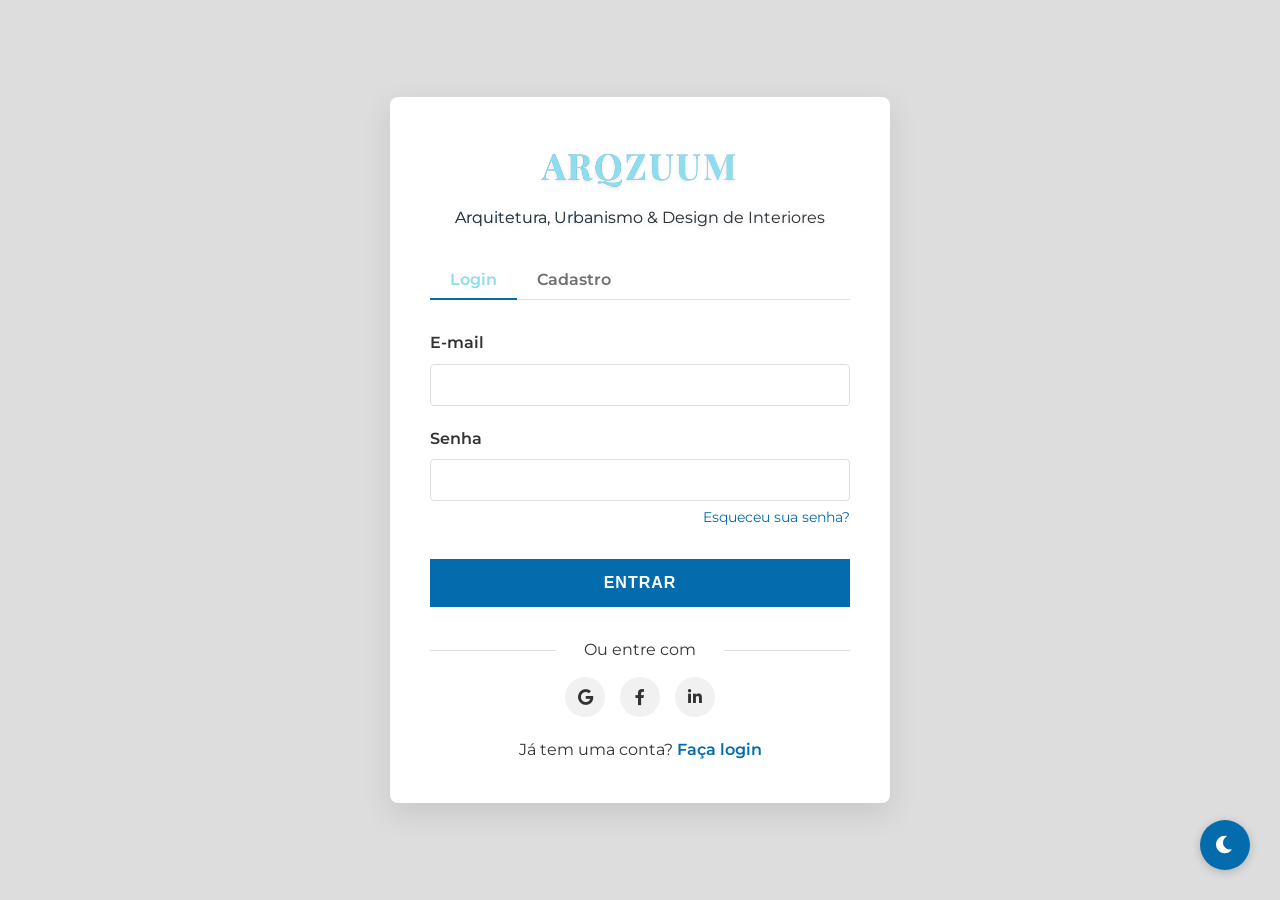
<file: login.HTML>
<!DOCTYPE html>
<html lang="pt-BR">
<head>
    <meta charset="UTF-8">
    <meta name="viewport" content="width=device-width, initial-scale=1.0">
    <title>ARQZUUM | Acesso</title>
    <link rel="stylesheet" href="style.css">
    <link href="https://fonts.googleapis.com/css2?family=Montserrat:wght@300;400;600;700&family=Playfair+Display:wght@400;700&display=swap" rel="stylesheet">
    <link rel="stylesheet" href="https://cdnjs.cloudflare.com/ajax/libs/font-awesome/6.0.0-beta3/css/all.min.css">
</head>
<body class="auth-page">
    <!-- Botão de Toggle para Dark Mode -->
    <button id="theme-toggle" class="theme-toggle">
        <i class="fas fa-moon"></i>
    </button>
    <div class="auth-container">
        <div class="auth-header">
            <h1>ARQZUUM</h1>
            <p>Arquitetura, Urbanismo & Design de Interiores</p>
        </div>

        <div class="auth-tabs">
            <button class="tab-btn active" id="login-tab">Login</button>
            <button class="tab-btn" id="signup-tab">Cadastro</button>
        </div>

        <!-- Formulário de Login -->
        <form id="login-form" class="auth-form active">
            <div class="form-group">
                <label for="login-email">E-mail</label>
                <input type="email" id="login-email" required>
            </div>
            <div class="form-group">
                <label for="login-password">Senha</label>
                <input type="password" id="login-password" required>
                <a href="#" class="forgot-password">Esqueceu sua senha?</a>
            </div>
            <button type="submit" class="btn auth-btn">Entrar</button>
            <div class="social-login">
                <p>Ou entre com</p>
                <div class="social-icons">
                    <a href="#" class="social-icon"><i class="fab fa-google"></i></a>
                    <a href="#" class="social-icon"><i class="fab fa-facebook-f"></i></a>
                    <a href="#" class="social-icon"><i class="fab fa-linkedin-in"></i></a>
                </div>
            </div>
        </form>

        <!-- Formulário de Cadastro -->
        <form id="signup-form" class="auth-form">
            <div class="form-group">
                <label for="signup-name">Nome Completo</label>
                <input type="text" id="signup-name" required>
            </div>
            <div class="form-group">
                <label for="signup-email">E-mail</label>
                <input type="email" id="signup-email" required>
            </div>
            <div class="form-group">
                <label for="signup-password">Senha</label>
                <input type="password" id="signup-password" required>
            </div>
            <div class="form-group">
                <label for="signup-confirm">Confirme sua Senha</label>
                <input type="password" id="signup-confirm" required>
            </div>
            <div class="form-group checkbox-group">
                <input type="checkbox" id="terms-agree" required>
                <label for="terms-agree">Concordo com os <a href="#">Termos de Serviço</a> e <a href="#">Política de Privacidade</a></label>
            </div>
            <button type="submit" class="btn auth-btn">Criar Conta</button>
        </form>

        <div class="auth-footer">
            <p>Já tem uma conta? <a href="#" id="switch-to-login">Faça login</a></p>
        </div>
    </div>

    <script src="auth.js"></script>
</body>
</html>
</file>
<file: style.css>
/* 
Paleta de cores:
#0F0F15
#0A1C30
#0a1c30e6
#046BAD
#299DD3
#8CDDED
*/
@import url('https://fonts.googleapis.com/css2?family=Playfair+Display:ital,wght@0,400..900;1,400..900&display=swap');
/* @import url('https://fonts.googleapis.com/css2?family=Josefin+Sans:ital,wght@0,100..700;1,100..700&family=Playfair+Display:ital,wght@0,400..900;1,400..900&display=swap'); */
@import url('https://fonts.googleapis.com/css2?family=Gothic+A1&family=Josefin+Sans:ital,wght@0,100..700;1,100..700&family=Playfair+Display:ital,wght@0,400..900;1,400..900&display=swap');
:root {
    --primary: #8CDDED;
    --secondary: #F5F5F5;
    --accent: #046BAD;
    --text: #333333;
    --light-text: #FFFFFF;
    --bg: #FFFFFF;
    --card-bg: #f1f1f1;
    --header-bg: #0a1c30e6;
    --footer-bg: #0a1c30e6;
    --input-bg: #FFFFFF;
    --input-border: #DDDDDD;
    --btn-houver: #0A1C30;
}

/* Dark Theme Variables */
.dark-theme {
    --primary: #8CDDED;
    --secondary: #F5F5F5;
    --accent: #046BAD;
    --text: #F5F5F5;
    --light-text: #0A1C30;
    --bg: #121212;
    --card-bg: #1E1E1E;
    --header-bg: #0F0F15;
    --footer-bg: #0F0F15;
    --input-bg: #1E1E1E;
    --input-border: #333333;
    --btn-houver: #0A1C30;
}

* {
    margin: 0;
    padding: 0;
    box-sizing: border-box;
    transition: background-color 0.3s, color 0.3s, border-color 0.3s;
}

body {
    font-family: 'Montserrat', sans-serif;
    color: var(--text);
    line-height: 1.6;
    background-color: var(--bg);
}

h1, h2, h3 {
    font-weight: 700;
    color: var(--primary);
    text-transform: uppercase;
    letter-spacing: 1px;
}

.container {
    width: 90%;
    max-width: 1200px;
    margin: 0 auto;
}

/* Theme Toggle Button */
.theme-toggle {

    position: fixed;
    bottom: 30px;
    right: 30px;
    width: 50px;
    height: 50px;
    border-radius: 50%;
    background-color: var(--accent);
    color: white;
    border: none;
    cursor: pointer;
    z-index: 1000;
    display: flex;
    justify-content: center;
    align-items: center;
    box-shadow: 0 2px 10px rgba(0,0,0,0.2);
}
.theme-toggle:hover{
    background-color: var(--primary);
    transform: translateY(-3px);
}
.theme-toggle i {
    font-size: 20px;
}

/* Header */
header {
    background-color: var(--header-bg);
    padding: 20px 0;
    position: fixed;
    width: 100%;
    z-index: 1000;
    backdrop-filter: blur(10px);
}

.header-content {
    display: flex;
    justify-content: space-between;
    align-items: center;
}

.logo {
    font-family: 'Playfair Display', serif;
    font-size: 28px;
    font-weight: 700;
    letter-spacing: 2px;
    /* Gradiente aplicado */
    background: linear-gradient(135deg, #046bad 0%, #F5F5F5 100%);
    -webkit-background-clip: text;
    background-clip: text;
    color: transparent;
    
    /* Efeito adicional opcional */
    text-shadow: 0 2px 4px rgba(0,0,0,0.1);
}

/* Botão de Login no Header */
.btn-login {
    display: inline-flex;
    align-items: center;
    justify-content: center;
    padding: 8px 20px;
    background-color: transparent;
    color: var(--primary);
    border: 2px solid var(--primary);
    border-radius: 4px;
    font-family: 'Montserrat', sans-serif;
    font-weight: 600;
    font-size: 14px;
    text-transform: uppercase;
    letter-spacing: 1px;
    cursor: pointer;
    transition: all 0.3s ease;
    margin-left: 20px;
    text-decoration: none;
}

.btn-login:hover {
    background-color: var(--primary);
    color: white;
    transform: translateY(-2px);
    box-shadow: 0 4px 8px rgba(10, 28, 48, 0.2);
}

.btn-login i {
    margin-right: 8px;
    font-size: 16px;
}

/* Dark Mode */
.dark-theme .btn-login {
    color: var(--primary);
    border-color: var(--primary);
}

.dark-theme .btn-login:hover {
    background-color: var(--primary);
    color: var(--light-text);
}

nav ul {
    display: flex;
    list-style: none;
}

nav ul li {
    margin-left: 30px;
}

nav ul li a {
    text-decoration: none;
    color: var(--primary);
    font-weight: 600;
    transition: color 0.3s;
    text-transform: uppercase;
    font-size: 14px;
    letter-spacing: 1px;
}

nav ul li a:hover {
    color: var(--accent);
}

/* Hero Section */
.hero {
    height: 100vh;
    background: linear-gradient(rgba(10, 28, 48, 0.7), rgba(10, 28, 48, 0.7)), url('https://images.unsplash.com/photo-1487958449943-2429e8be8625?ixlib=rb-1.2.1&auto=format&fit=crop&w=1350&q=80');
    background-size: cover;
    background-position: center;
    display: flex;
    align-items: center;
    color: white;
    padding-top: 80px;
    text-align: center;
}

.hero-content {
    max-width: 800px;
    margin: 0 auto;
}

.hero h1 {
    font-family: 'Playfair Display', serif;
    font-size: 42px;
    margin-bottom: 20px;
    line-height: 1.3;
    color: var(--secondary);
    text-transform: uppercase;
    letter-spacing: 3px;
}

.hero p {
    font-family: 'Gothic A1', serif;
    font-size: 18px;
    margin-bottom: 30px;
    color: var(--secondary);
    opacity: 0.9;
}

.btn {
    display: inline-block;
    background-color: var(--accent);
    color: white;
    padding: 15px 40px;
    border-radius: 0;
    text-decoration: none;
    font-weight: 600;
    transition: all 0.3s;
    border: none;
    cursor: pointer;
    text-transform: uppercase;
    letter-spacing: 1px;
    font-size: 14px;
}

.btn:hover {
    background-color: var(--btn-houver);
    transform: translateY(-3px);
}

/* About Section */
.about {
    padding: 100px 0;
    background-color: var(--bg);
}

.section-title {
    text-align: center;
    margin-bottom: 60px;
}

.section-title h2 {
    font-size: 32px;
    color: var(--primary);
    position: relative;
    display: inline-block;
    padding-bottom: 15px;
}

.section-title h2::after {
    content: '';
    position: absolute;
    bottom: 0;
    left: 50%;
    transform: translateX(-50%);
    width: 80px;
    height: 3px;
    background-color: var(--accent);
}

.about-content {
    display: flex;
    align-items: center;
    gap: 50px;
}

.about-img {
    flex: 1;
    overflow: hidden;
}

.about-img img {
    width: 100%;
    height: auto;
    display: block;
    transition: transform 0.5s;
}

.about-img:hover img {
    transform: scale(1.05);
}

.about-text {
    flex: 1;
}

.about-text h3 {
    font-size: 24px;
    margin-bottom: 20px;
    text-transform: uppercase;
}

.about-text p {
    margin-bottom: 20px;
    color: var(--text);
}

/* Services Section */
.services {
    padding: 100px 0;
    background-color: var(--card-bg);
}

.services-grid {
    display: grid;
    grid-template-columns: repeat(auto-fit, minmax(300px, 1fr));
    gap: 30px;
}

.service-card {
    background-color: var(--bg);
    padding: 40px 30px;
    text-align: center;
    transition: all 0.3s;
    border-bottom: 4px solid var(--accent);
}

.service-card:hover {
    transform: translateY(-10px);
    box-shadow: 0 15px 30px rgba(0,0,0,0.1);
}

.service-icon {
    font-size: 40px;
    color: var(--accent);
    margin-bottom: 20px;
}

.service-content h3 {
    font-size: 20px;
    margin-bottom: 15px;
    text-transform: uppercase;
}

.service-content p {
    color: var(--text);
}

/* Portfolio Section */
.portfolio {
    padding: 100px 0;
    background-color: var(--bg);
}

.portfolio-grid {
    display: grid;
    grid-template-columns: repeat(auto-fit, minmax(350px, 1fr));
    gap: 30px;
}

.portfolio-item {
    position: relative;
    height: 400px;
    overflow: hidden;
}

.portfolio-item img {
    width: 100%;
    height: 100%;
    object-fit: cover;
    transition: transform 0.5s;
}

.portfolio-overlay {
    position: absolute;
    top: 0;
    left: 0;
    width: 100%;
    height: 100%;
    background: rgba(10, 28, 48, 0.8);
    display: flex;
    flex-direction: column;
    justify-content: center;
    align-items: center;
    opacity: 0;
    transition: opacity 0.3s;
    color: white;
    padding: 20px;
    text-align: center;
}

.portfolio-item:hover .portfolio-overlay {
    opacity: 1;
}

.portfolio-item:hover img {
    transform: scale(1.1);
}

.portfolio-overlay h3 {
    color: white;
    font-size: 24px;
    margin-bottom: 10px;
    text-transform: uppercase;
}

.portfolio-overlay p {
    color: rgba(255,255,255,0.8);
    margin-bottom: 20px;
}

/* Contact Section */
.contact {
    padding: 100px 0;
    background-color: var(--card-bg);
}

.contact-content {
    display: flex;
    gap: 50px;
}

.contact-info {
    flex: 1;
}

.contact-info h3 {
    font-size: 24px;
    margin-bottom: 20px;
    text-transform: uppercase;
}

.contact-info p {
    margin-bottom: 30px;
    color: var(--text);
}

.contact-details {
    margin-bottom: 30px;
}

.contact-details div {
    display: flex;
    align-items: center;
    margin-bottom: 15px;
}

.contact-details i {
    width: 40px;
    height: 40px;
    background-color: var(--accent);
    color: white;
    border-radius: 50%;
    display: flex;
    justify-content: center;
    align-items: center;
    margin-right: 15px;
}

.contact-form {
    flex: 1;
    background-color: var(--bg);
    padding: 40px;
}

.form-group {
    margin-bottom: 20px;
}

.form-group input,
.form-group textarea {
    width: 100%;
    padding: 15px;
    border: 1px solid var(--input-border);
    background-color: var(--input-bg);
    color: var(--text);
    font-family: 'Montserrat', sans-serif;
}

.form-group textarea {
    height: 150px;
    resize: vertical;
}

.form-group input::placeholder,
.form-group textarea::placeholder {
    color: var(--text);
    opacity: 0.7;
}

/* Footer */
footer {
    background-color: var(--footer-bg);
    color: white;
    padding: 50px 0 20px;
    text-align: center;
}

.footer-content {
    margin-bottom: 40px;
}

.footer-content .logo {
    /* color: white; */
    margin-bottom: 20px;
    background: linear-gradient(135deg, #046BAD 0%, #F5F5F5 100%);
    -webkit-background-clip: text;
    background-clip: text;
    color: transparent;
}

.footer-content p {
    color: rgba(255,255,255,0.7);
    margin-bottom: 20px;
    text-transform: uppercase;
    letter-spacing: 1px;
    font-size: 14px;
}

.social-links {
    display: flex;
    justify-content: center;
    margin: 20px 0;
}

.social-links a {
    display: flex;
    justify-content: center;
    align-items: center;
    width: 40px;
    height: 40px;
    background-color: rgba(255,255,255,0.1);
    border-radius: 50%;
    margin: 0 10px;
    color: white;
    text-decoration: none;
    transition: all 0.3s;
}

.social-links a:hover {
    background-color: var(--accent);
    transform: translateY(-3px);
}

.copyright {
    padding-top: 20px;
    border-top: 1px solid rgba(255,255,255,0.1);
    font-size: 12px;
    color: rgba(255,255,255,0.5);
}

/* Responsive */
@media (max-width: 992px) {
    .hero h1 {
        font-size: 36px;
    }
    
    .about-content {
        flex-direction: column;
    }
    
    .contact-content {
        flex-direction: column;
    }
}

@media (max-width: 768px) {
    .hero h1 {
        font-size: 28px;
    }
    
    .section-title h2 {
        font-size: 28px;
    }
    
    .portfolio-grid {
        grid-template-columns: 1fr;
    }
    
    nav ul {
        display: none;
    }
    
    .header-content {
        flex-direction: column;
        text-align: center;
    }
    
    .logo {
        margin-bottom: 15px;
    }
}

@media (max-width: 480px) {
    .hero h1 {
        font-size: 24px;
    }
    
    .hero p {
        font-size: 16px;
    }
    
    .btn {
        padding: 12px 30px;
    }
    
    .service-card {
        padding: 30px 20px;
    }
}

/* Estilos específicos para a página de autenticação */
.auth-page {
    background-color: var(--input-border);
    display: flex;
    justify-content: center;
    align-items: center;
    min-height: 100vh;
    padding: 20px;
}

.auth-container {
    background-color: var(--bg);
    width: 100%;
    max-width: 500px;
    padding: 40px;
    border-radius: 8px;
    box-shadow: 0 10px 30px rgba(0, 0, 0, 0.1);
}

.auth-header {
    text-align: center;
    margin-bottom: 30px;
    background: linear-gradient(135deg, #046bad 0%, #F5F5F5 100%);
    -webkit-background-clip: text;
    background-clip: text;
    color: transparent;
    
    /* Efeito adicional opcional */
    text-shadow: 0 2px 4px rgba(0,0,0,0.1);
}

.auth-header h1 {
    font-family: 'Playfair Display', serif;
    font-size: 36px;
    color: var(--primary);
    margin-bottom: 10px;
    letter-spacing: 2px;
}

.auth-header p {
    color: var(--text);
    font-size: 16px;
}

.auth-tabs {
    display: flex;
    margin-bottom: 30px;
    border-bottom: 1px solid var(--input-border);
}

.tab-btn {
    background: none;
    border: none;
    padding: 10px 20px;
    font-family: 'Montserrat', sans-serif;
    font-weight: 600;
    font-size: 16px;
    color: var(--text);
    cursor: pointer;
    position: relative;
    opacity: 0.7;
    transition: all 0.3s;
}

.tab-btn.active {
    opacity: 1;
    color: var(--primary);
}

.tab-btn.active::after {
    content: '';
    position: absolute;
    bottom: -1px;
    left: 0;
    width: 100%;
    height: 2px;
    background-color: var(--accent);
}

.auth-form {
    display: none;
}

.auth-form.active {
    display: block;
}

.auth-form .form-group {
    margin-bottom: 20px;
}

.auth-form label {
    display: block;
    margin-bottom: 8px;
    font-weight: 600;
    color: var(--text);
}

.auth-form input {
    width: 100%;
    padding: 12px 15px;
    border: 1px solid var(--input-border);
    border-radius: 4px;
    font-family: 'Montserrat', sans-serif;
    background-color: var(--input-bg);
    color: var(--text);
}

.forgot-password {
    display: block;
    text-align: right;
    font-size: 14px;
    color: var(--accent);
    margin-top: 5px;
    text-decoration: none;
}

.auth-btn {
    width: 100%;
    padding: 15px;
    margin-top: 10px;
    font-size: 16px;
    font-weight: 600;
}

.social-login {
    text-align: center;
    margin-top: 30px;
}

.social-login p {
    color: var(--text);
    margin-bottom: 15px;
    position: relative;
}

.social-login p::before,
.social-login p::after {
    content: '';
    position: absolute;
    top: 50%;
    width: 30%;
    height: 1px;
    background-color: var(--input-border);
}

.social-login p::before {
    left: 0;
}

.social-login p::after {
    right: 0;
}

.social-icons {
    display: flex;
    justify-content: center;
    gap: 15px;
}

.social-icon {
    display: flex;
    align-items: center;
    justify-content: center;
    width: 40px;
    height: 40px;
    border-radius: 50%;
    background-color: var(--card-bg);
    color: var(--text);
    text-decoration: none;
    transition: all 0.3s;
}

.social-icon:hover {
    background-color: var(--accent);
    color: white;
}

.checkbox-group {
    display: flex;
    align-items: center;
}

.checkbox-group input {
    width: auto;
    margin-right: 10px;
}

.checkbox-group label {
    font-weight: normal;
    margin-bottom: 0;
}

.checkbox-group a {
    color: var(--accent);
    text-decoration: none;
}

.auth-footer {
    text-align: center;
    margin-top: 20px;
    color: var(--text);
}

.auth-footer a {
    color: var(--accent);
    text-decoration: none;
    font-weight: 600;
}

/* Dark mode adjustments */
.dark-theme .auth-container {
    background-color: var(--card-bg);
}

.dark-theme .auth-form input {
    background-color: var(--bg);
    border-color: var(--input-border);
}
</file>
